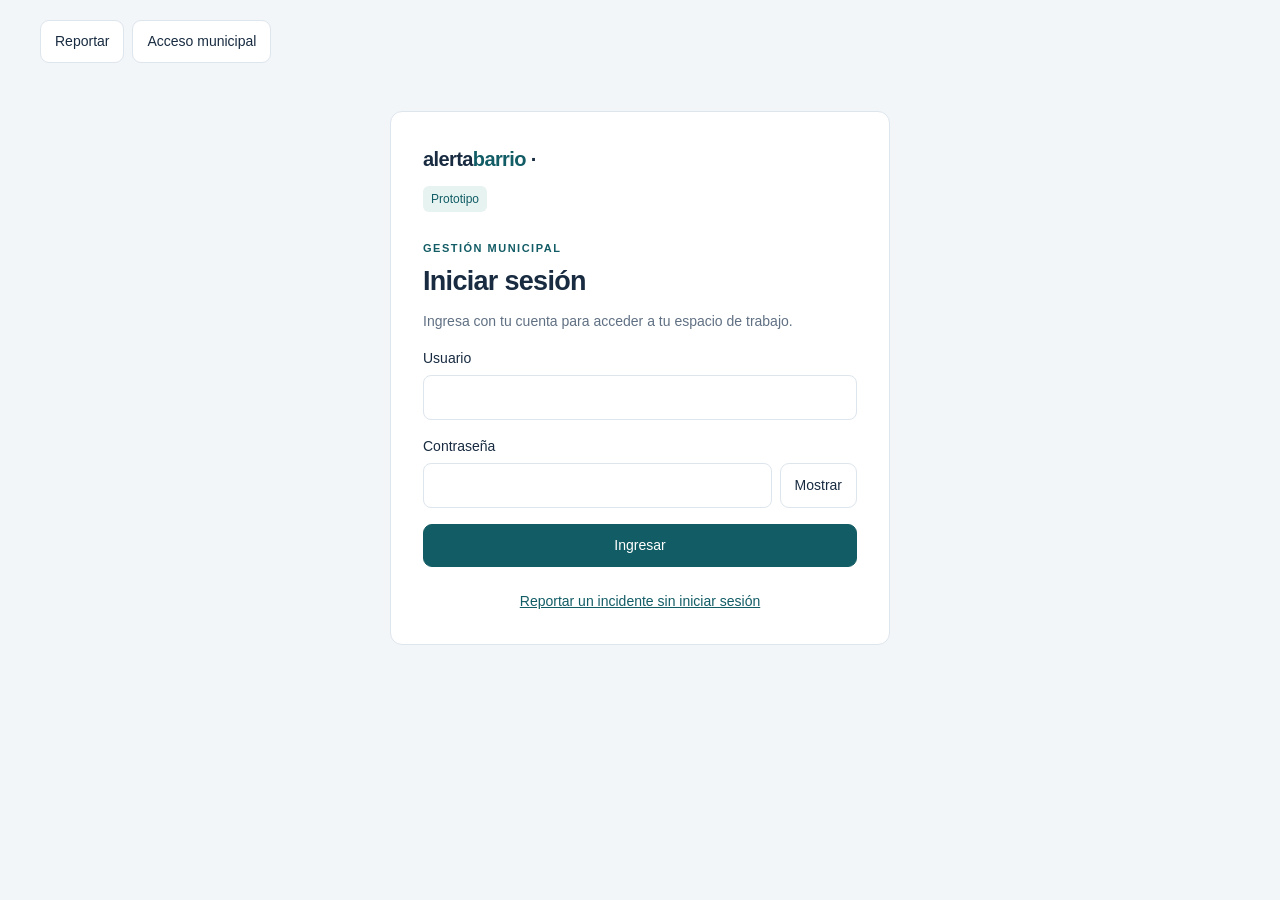
<file: index.html>
<!doctype html>
<html lang="es">
<head>
  <meta charset="utf-8">
  <meta name="viewport" content="width=device-width, initial-scale=1">
  <meta http-equiv="refresh" content="0; url=Vistas/login.html">
  <title>AlertaBarrio</title>
  <link rel="stylesheet" href="Vistas/css/estilos.css">
</head>
<body><p><a href="Vistas/login.html">Abrir AlertaBarrio</a></p></body>
</html>
</file>
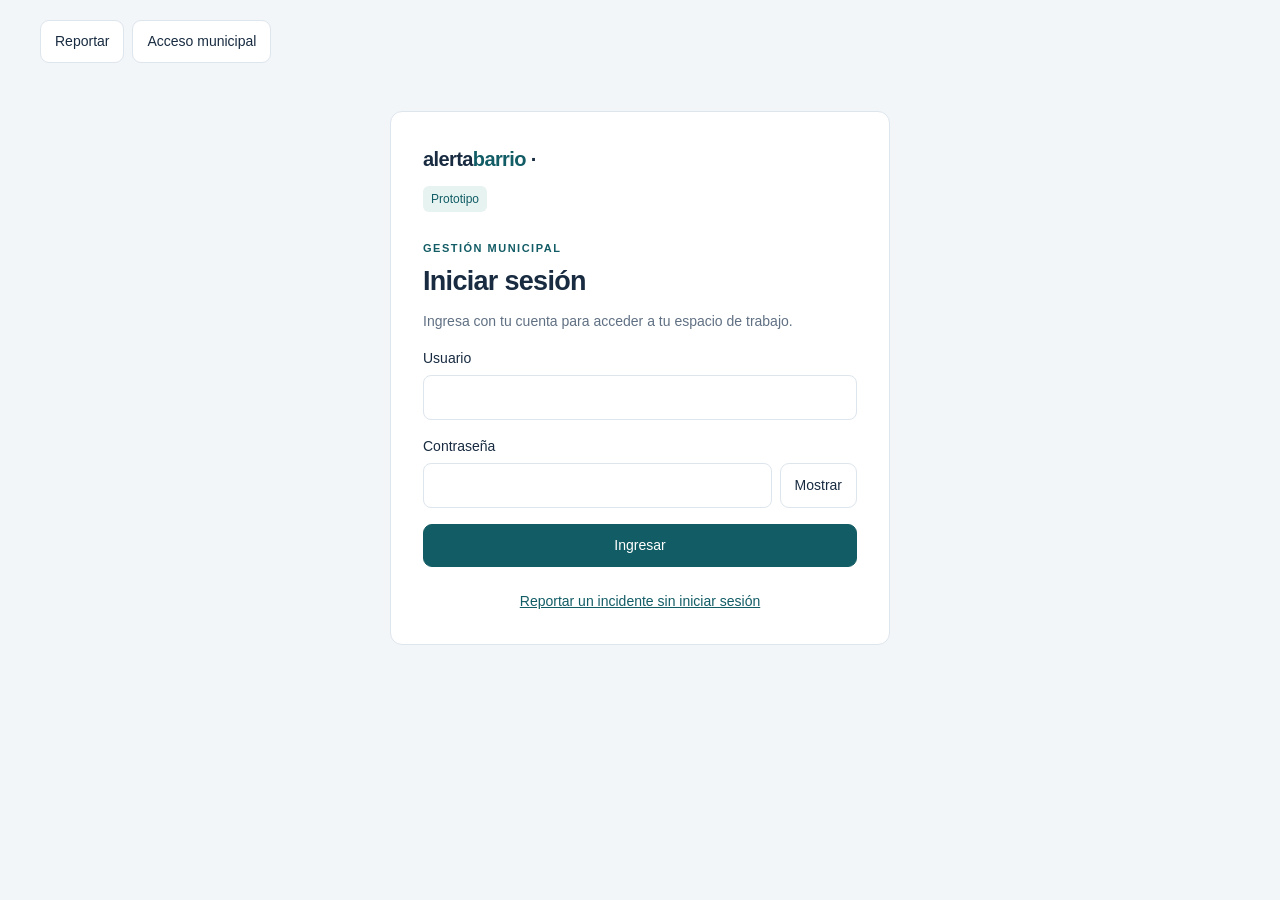
<file: admin.html>
<!doctype html>
<html lang="es">
<head>
  <meta charset="utf-8">
  <meta name="viewport" content="width=device-width, initial-scale=1">
  <meta http-equiv="refresh" content="0; url=Vistas/admin.html">
  <title>AlertaBarrio</title>
  <link rel="stylesheet" href="Vistas/css/estilos.css">
</head>
<body><p><a href="Vistas/admin.html">Abrir AlertaBarrio</a></p></body>
</html>
</file>
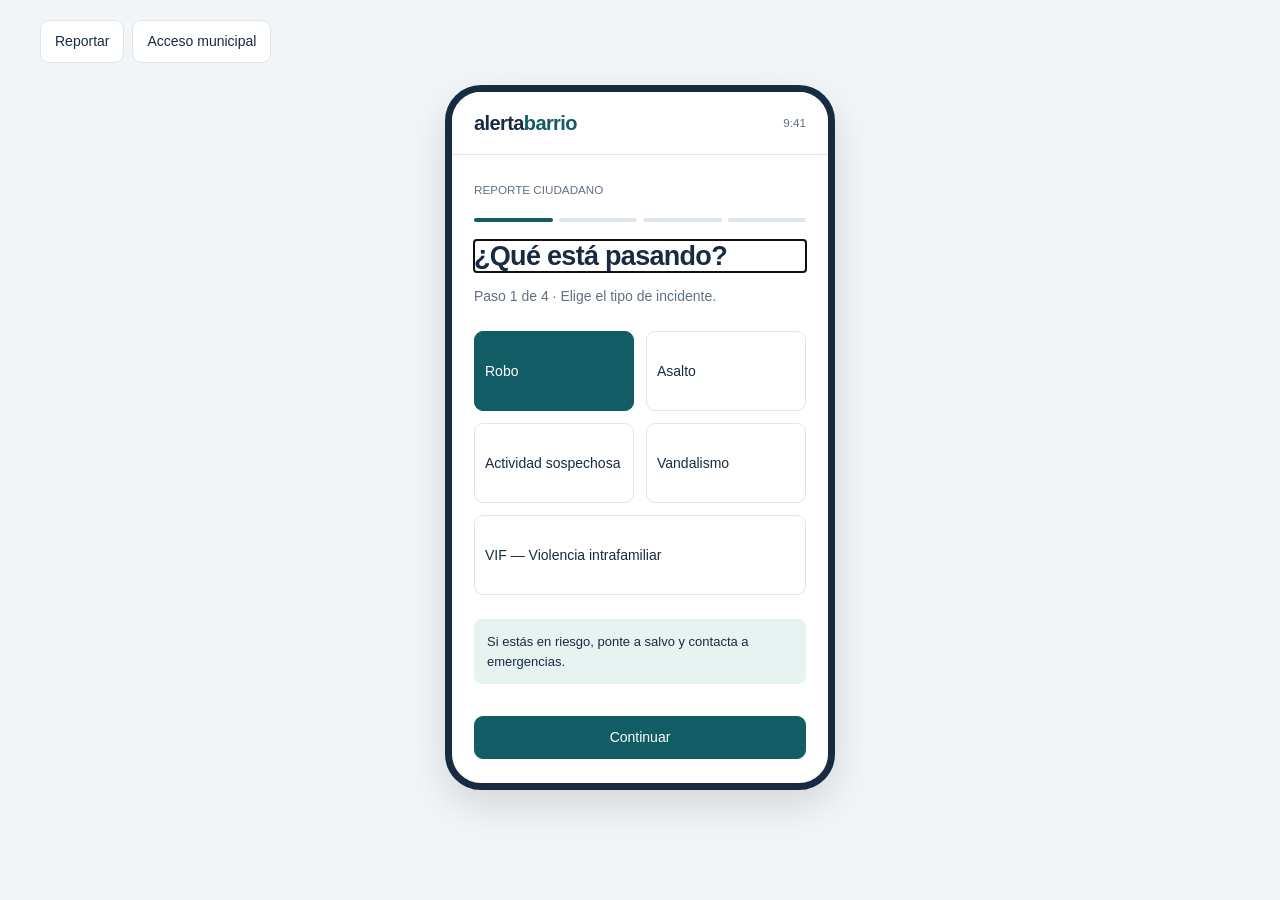
<file: app-movil.html>
<!doctype html>
<html lang="es">
<head>
  <meta charset="utf-8">
  <meta name="viewport" content="width=device-width, initial-scale=1">
  <meta http-equiv="refresh" content="0; url=Vistas/app-movil.html">
  <title>AlertaBarrio</title>
  <link rel="stylesheet" href="Vistas/css/estilos.css">
</head>
<body><p><a href="Vistas/app-movil.html">Abrir AlertaBarrio</a></p></body>
</html>
</file>
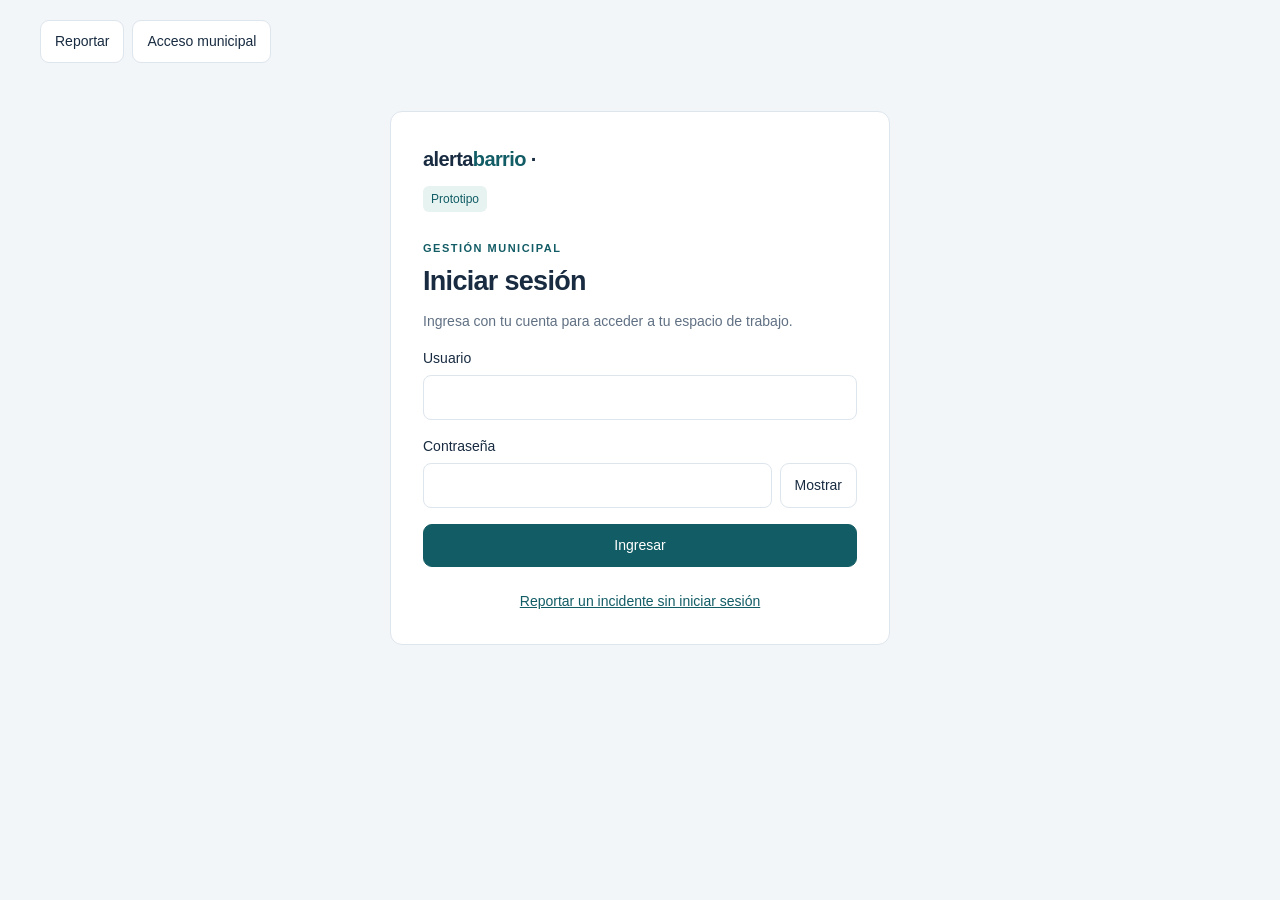
<file: Vistas/admin.html>
<!doctype html>
<html lang="es" data-vista="admin">
<head>
  <meta charset="utf-8">
  <meta name="viewport" content="width=device-width, initial-scale=1">
  <title>Administración · AlertaBarrio</title>
  <link rel="stylesheet" href="css/estilos.css">
  <script src="../Modelos/sesionModel.js" defer></script>
  <script src="../controlador/accesoController.js" defer></script>
  <script src="../Modelos/municipalidadModel.js" defer></script>
  <script src="js/vista.js" defer></script>
  <script src="../controlador/adminController.js" defer></script>
</head>
<body>
  <nav class="navegacion-vistas" aria-label="Navegación principal">
    <a class="boton" href="admin.html" data-roles="admin" hidden aria-current="page">Admin</a>
    <a class="boton" href="usuario-muni.html" data-roles="admin muni" hidden>Centro de gestión</a>
    <a class="boton" href="reportes-muni.html" data-roles="admin muni" hidden>Reportes</a>
    <a class="boton" href="app-movil.html" data-roles="admin" hidden>App móvil · Reportar</a>
    <a class="boton" href="app-movil.html" data-publico hidden>Reportar</a>
    <a class="boton" href="login.html" data-publico hidden>Acceso municipal</a>
    <span class="usuario-actual" data-con-sesion hidden><span data-usuario-sesion></span> · <span data-rol-sesion></span></span>
    <button type="button" data-cerrar-sesion data-con-sesion hidden>Cerrar sesión</button>
  </nav>
  <div class="aplicacion">
    <header class="cabecera">
      <div>
        <div class="logo">alerta<span>barrio</span> ·</div>
        <small>Información que se transforma en acción</small>
      </div>
      <div><span class="etiqueta">Prototipo</span> <span data-usuario-sesion></span> · Admin de plataforma</div>
    </header>
    <div class="distribucion">
      <aside class="barra-lateral" aria-label="Secciones">
        <div class="seccion">PLATAFORMA</div>
        <span class="referencia">Resumen general</span>
        <span class="referencia">Municipalidades</span>
        <span class="referencia">Usuarios y permisos</span>
        <span class="referencia">Auditoría</span>
      </aside>
      <main>
        <div class="seccion">ADMINISTRACIÓN</div>
        <div class="titulo">
          <div><h1>Una plataforma, varias comunas.</h1><span class="secundario">Supervisa accesos, operación y calidad de los reportes.</span></div>
          <button id="abrir-municipalidad" class="principal" type="button">+ Nueva municipalidad</button>
        </div>
        <div class="metricas">
          <div class="panel"><small>Municipalidades del ejemplo</small><div id="total-municipalidades" class="numero">3</div><small>Administración de la plataforma</small></div>
          <div class="panel"><small>Reportes esta semana</small><div class="numero">148</div><small>Datos de demostración</small></div>
          <div class="panel"><small>Por revisar</small><div class="numero">12</div><small>Posibles duplicados o abuso</small></div>
        </div>
        <div class="dos-columnas">
          <section class="panel">
            <h2>Municipalidades</h2>
            <div id="lista-municipalidades"></div>
          </section>
          <section class="panel">
            <h2>Control de la plataforma</h2>
            <div class="fila"><div><h3>Roles y permisos</h3><small>Admin · Muni</small></div><span class="etiqueta">Acceso por rol</span></div>
            <div class="fila"><div><h3>Moderación</h3><small>Reportes pendientes de revisión</small></div><a class="boton" href="reportes-muni.html">Revisar</a></div>
            <div class="aviso">Cada municipio accede a los reportes de su comuna. La identidad del reportador tiene acceso restringido.</div>
          </section>
        </div>
        <template id="plantilla-municipalidad">
          <div class="fila"><div><h3 data-nombre></h3><small data-usuarios></small></div><span class="etiqueta" data-estado></span></div>
        </template>
        <dialog id="nueva-municipalidad" aria-labelledby="titulo-municipalidad">
          <form id="formulario-municipalidad">
            <h2 id="titulo-municipalidad">Nueva municipalidad</h2>
            <label for="nombre-municipalidad">Nombre de la comuna</label>
            <input id="nombre-municipalidad" name="nombre" type="text" placeholder="Ej. Villa Norte" required>
            <label for="correo-municipalidad">Correo institucional del responsable</label>
            <input id="correo-municipalidad" name="correo" type="email" placeholder="responsable@municipalidad.cl" required>
            <div class="acciones"><button id="cancelar-municipalidad" type="button">Cancelar</button><button class="principal" type="submit">Crear piloto de demostración</button></div>
          </form>
        </dialog>
      </main>
    </div>
    <footer class="pie">Datos ficticios · Comuna de demostración · Sin conexión a servicios de emergencia</footer>
  </div>
  <div id="aviso-global" class="aviso estado-global" role="status" aria-live="polite" hidden></div>
</body>
</html>
</file>
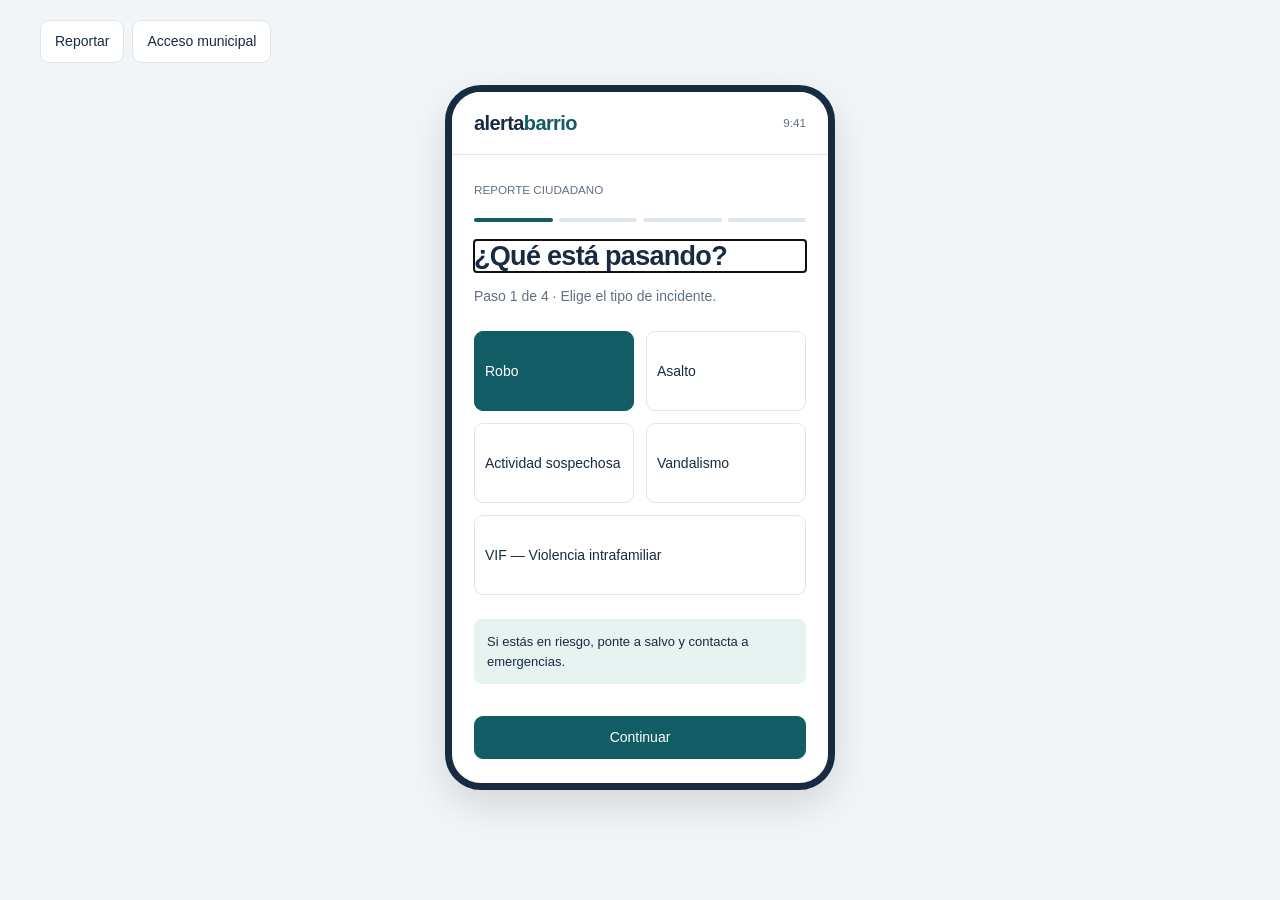
<file: Vistas/app-movil.html>
<!doctype html>
<html lang="es" data-vista="mobile">
<head>
  <meta charset="utf-8">
  <meta name="viewport" content="width=device-width, initial-scale=1">
  <title>Reportar desde el móvil · AlertaBarrio</title>
  <link rel="stylesheet" href="css/estilos.css">
  <script src="../Modelos/sesionModel.js" defer></script>
  <script src="../controlador/accesoController.js" defer></script>
  <script src="../Modelos/incidenciaModel.js" defer></script>
  <script src="../Modelos/reporteModel.js" defer></script>
  <script src="../Modelos/borradorModel.js" defer></script>
  <script src="js/vista.js" defer></script>
  <script src="../controlador/formularioController.js" defer></script>
</head>
<body>
  <nav class="navegacion-vistas" aria-label="Navegación principal">
    <a class="boton" href="admin.html" data-roles="admin" hidden>Admin</a>
    <a class="boton" href="usuario-muni.html" data-roles="admin muni" hidden>Centro de gestión</a>
    <a class="boton" href="reportes-muni.html" data-roles="admin muni" hidden>Reportes</a>
    <a class="boton" href="app-movil.html" data-roles="admin" hidden aria-current="page">App móvil · Reportar</a>
    <a class="boton" href="app-movil.html" data-publico hidden>Reportar</a>
    <a class="boton" href="login.html" data-publico hidden>Acceso municipal</a>
    <span class="usuario-actual" data-con-sesion hidden><span data-usuario-sesion></span> · <span data-rol-sesion></span></span>
    <button type="button" data-cerrar-sesion data-con-sesion hidden>Cerrar sesión</button>
  </nav>
  <div class="telefono">
    <header class="cabecera"><div class="logo">alerta<span>barrio</span></div><small>9:41</small></header>
    <main>
      <small>REPORTE CIUDADANO</small>
      <div class="pasos" aria-hidden="true"><span data-progreso="0" class="activo"></span><span data-progreso="1"></span><span data-progreso="2"></span><span data-progreso="3"></span></div>
      <form id="formulario-reporte">
        <section data-paso="0">
          <h1 tabindex="-1">¿Qué está pasando?</h1>
          <p class="secundario">Paso 1 de 4 · Elige el tipo de incidente.</p>
          <div id="lista-tipos" class="tipos" role="group" aria-label="Tipo de incidencia"></div>
          <div class="aviso">Si estás en riesgo, ponte a salvo y contacta a emergencias.</div>
        </section>
        <section data-paso="1" hidden>
          <h1 tabindex="-1">Agrega evidencia.</h1>
          <p id="tipo-evidencia" class="secundario">Paso 2 de 4</p>
          <label for="evidencia">Foto, video o audio (opcional)</label>
          <input id="evidencia" type="file" accept="image/*,video/*,audio/*">
          <label for="descripcion">¿Qué ocurrió? (opcional)</label>
          <textarea id="descripcion" rows="4" placeholder="Describe lo que observaste, sin exponerte."></textarea>
          <small>No necesitas acercarte al incidente para reportarlo.</small>
        </section>
        <section data-paso="2" hidden>
          <h1 tabindex="-1">Confirma el lugar.</h1>
          <p class="secundario">Paso 3 de 4 · Ubicación del incidente</p>
          <div class="aviso">Sector Centro · Av. Central 420<br><small>Ubicación de ejemplo; GPS simulado.</small></div>
          <label for="direccion">Corregir dirección</label>
          <input id="direccion" type="text" value="Av. Central 420">
          <label><input id="nombre-oculto" type="checkbox" checked> Ocultar mi nombre en el seguimiento</label>
          <small>La ubicación corresponde al incidente. No compartimos públicamente tu ubicación personal.</small>
        </section>
        <section data-paso="3" hidden>
          <h1 tabindex="-1">Revisa y envía.</h1>
          <p class="secundario">Paso 4 de 4 · Último paso</p>
          <div class="panel">
            <h3 id="resumen-tipo"></h3>
            <p id="resumen-direccion"></p>
            <p id="resumen-descripcion" class="secundario"></p>
            <p id="resumen-evidencia" class="secundario"></p>
            <span id="resumen-privacidad" class="etiqueta"></span>
          </div>
          <div class="aviso">Se enviará a Seguridad Municipal para revisión. Los reportes ciudadanos requieren verificación.</div>
        </section>
        <section data-paso="4" hidden>
          <div class="confirmacion" aria-hidden="true">✓</div>
          <h1 tabindex="-1">Reporte recibido.</h1>
          <p class="secundario">Folio de demostración</p>
          <div id="folio-enviado" class="numero"></div>
          <span class="etiqueta">Pendiente de revisión</span>
          <p>Guarda este folio como referencia de tu reporte.</p>
          <div class="aviso">Este envío es una simulación. Ninguna municipalidad ha sido notificada.</div>
        </section>
        <button id="continuar" class="principal ancho-completo" type="button">Continuar</button>
        <button id="volver" class="ancho-completo" type="button" hidden>Volver</button>
      </form>
      <template id="plantilla-tipo"><button type="button" aria-pressed="false"></button></template>
    </main>
  </div>
  <div id="aviso-global" class="aviso estado-global" role="status" aria-live="polite" hidden></div>
</body>
</html>
</file>
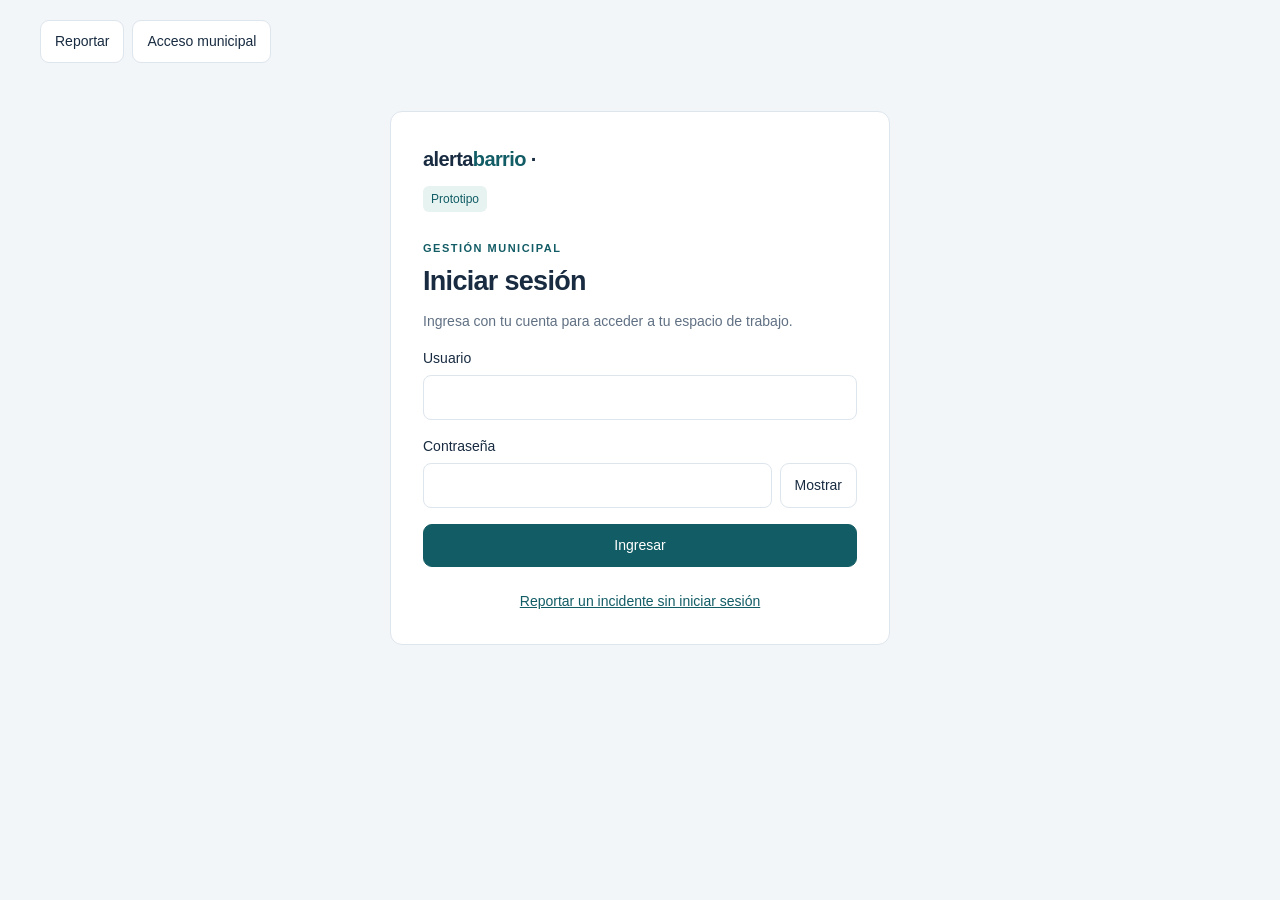
<file: Vistas/login.html>
<!doctype html>
<html lang="es" data-vista="login">
<head>
  <meta charset="utf-8">
  <meta name="viewport" content="width=device-width, initial-scale=1">
  <title>Iniciar sesión · AlertaBarrio</title>
  <link rel="stylesheet" href="css/estilos.css">
  <link rel="stylesheet" href="css/login.css">
  <script src="../Modelos/sesionModel.js" defer></script>
  <script src="../controlador/accesoController.js" defer></script>
  <script src="../Modelos/usuarioModel.js" defer></script>
  <script src="../controlador/loginController.js" defer></script>
</head>
<body>
  <nav class="navegacion-vistas" aria-label="Navegación principal">
    <a class="boton" href="admin.html" data-roles="admin" hidden>Admin</a>
    <a class="boton" href="usuario-muni.html" data-roles="admin muni" hidden>Centro de gestión</a>
    <a class="boton" href="reportes-muni.html" data-roles="admin muni" hidden>Reportes</a>
    <a class="boton" href="app-movil.html" data-roles="admin" hidden>App móvil · Reportar</a>
    <a class="boton" href="app-movil.html" data-publico hidden>Reportar</a>
    <a class="boton" href="login.html" data-publico hidden>Acceso municipal</a>
    <span class="usuario-actual" data-con-sesion hidden><span data-usuario-sesion></span> · <span data-rol-sesion></span></span>
    <button type="button" data-cerrar-sesion data-con-sesion hidden>Cerrar sesión</button>
  </nav>
  <main class="acceso">
    <section class="panel acceso-panel" aria-labelledby="titulo-login">
      <div class="logo">alerta<span>barrio</span> ·</div>
      <span class="etiqueta">Prototipo</span>
      <div class="seccion">GESTIÓN MUNICIPAL</div>
      <h1 id="titulo-login">Iniciar sesión</h1>
      <p class="secundario">Ingresa con tu cuenta para acceder a tu espacio de trabajo.</p>
      <form id="formulario-login">
        <label for="usuario-login">Usuario</label>
        <input id="usuario-login" name="usuario" type="text" autocomplete="username" autocapitalize="none" spellcheck="false" required>
        <label for="clave-login">Contraseña</label>
        <div class="campo-clave">
          <input id="clave-login" name="clave" type="password" autocomplete="current-password" required>
          <button id="mostrar-clave" type="button" aria-pressed="false" aria-controls="clave-login">Mostrar</button>
        </div>
        <p id="error-login" class="error" role="alert" hidden></p>
        <button class="principal ancho-completo" type="submit">Ingresar</button>
      </form>
      <p class="acceso-ayuda"><a href="app-movil.html">Reportar un incidente sin iniciar sesión</a></p>
    </section>
  </main>
  <div id="aviso-global" class="aviso estado-global" role="status" aria-live="polite" hidden></div>
</body>
</html>
</file>
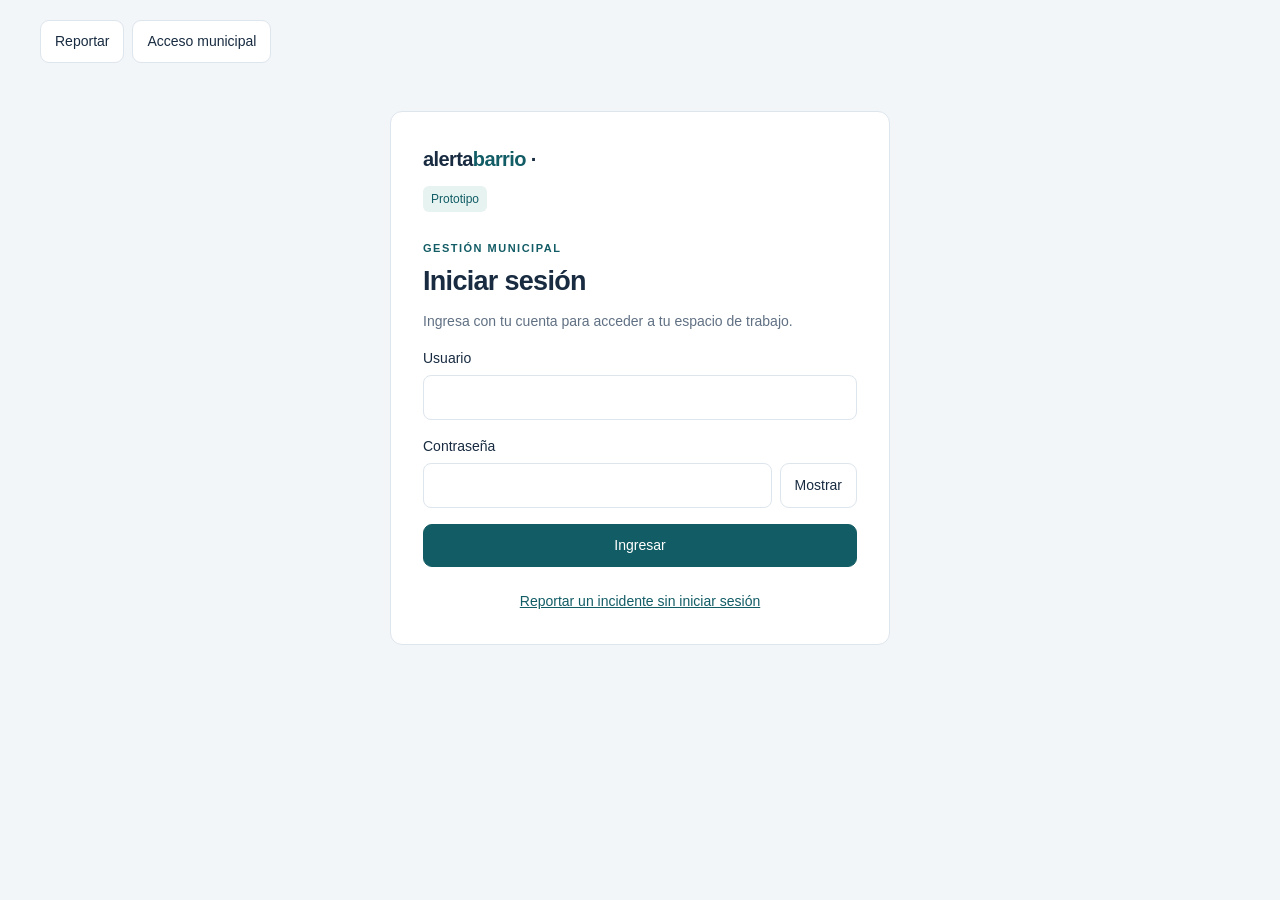
<file: Vistas/reportes-muni.html>
<!doctype html>
<html lang="es" data-vista="muni">
<head>
  <meta charset="utf-8">
  <meta name="viewport" content="width=device-width, initial-scale=1">
  <title>Reportes municipales · AlertaBarrio</title>
  <link rel="stylesheet" href="css/estilos.css">
  <script src="../Modelos/sesionModel.js" defer></script>
  <script src="../controlador/accesoController.js" defer></script>
  <script src="../Modelos/incidenciaModel.js" defer></script>
  <script src="../Modelos/reporteModel.js" defer></script>
  <script src="js/vista.js" defer></script>
  <script src="../controlador/reportesController.js" defer></script>
</head>
<body>
  <nav class="navegacion-vistas" aria-label="Navegación principal">
    <a class="boton" href="admin.html" data-roles="admin" hidden>Admin</a>
    <a class="boton" href="usuario-muni.html" data-roles="admin muni" hidden>Centro de gestión</a>
    <a class="boton" href="reportes-muni.html" data-roles="admin muni" hidden aria-current="page">Reportes</a>
    <a class="boton" href="app-movil.html" data-roles="admin" hidden>App móvil · Reportar</a>
    <a class="boton" href="app-movil.html" data-publico hidden>Reportar</a>
    <a class="boton" href="login.html" data-publico hidden>Acceso municipal</a>
    <span class="usuario-actual" data-con-sesion hidden><span data-usuario-sesion></span> · <span data-rol-sesion></span></span>
    <button type="button" data-cerrar-sesion data-con-sesion hidden>Cerrar sesión</button>
  </nav>
  <div class="aplicacion">
    <header class="cabecera">
      <div>
        <div class="logo">alerta<span>barrio</span> ·</div>
        <small>Información que se transforma en acción</small>
      </div>
      <div><span class="etiqueta">Prototipo</span> <span data-usuario-sesion></span> · Operadora · Seguridad municipal</div>
    </header>
    <div class="distribucion">
      <aside class="barra-lateral" aria-label="Secciones">
        <div class="seccion">COMUNA DEMO</div>
        <a class="boton" href="usuario-muni.html">Centro de gestión</a>
        <a class="boton" href="reportes-muni.html" aria-current="page">Reportes</a>
        <small class="referencia">Seguridad municipal</small>
      </aside>
      <main>
        <div class="seccion">SEGURIDAD MUNICIPAL / REPORTES</div>
        <div class="titulo">
          <div><h1>Reportes ciudadanos</h1><span class="secundario">Revisa evidencia, gestiona los casos y registra su seguimiento.</span></div>
          <a class="boton" href="usuario-muni.html">Centro de gestión</a>
        </div>
        <div class="filtros">
          <label for="buscar-reporte">Buscar<input id="buscar-reporte" type="search" placeholder="Folio, tipo o lugar"></label>
          <label for="filtro-tipo">Tipo<select id="filtro-tipo"></select></label>
          <label for="filtro-estado">Estado<select id="filtro-estado"></select></label>
        </div>
        <div class="dos-columnas">
          <section class="panel" aria-label="Bandeja de reportes">
            <h2>Reportes recibidos · <span id="cantidad-reportes">3</span></h2>
            <div id="lista-reportes"></div>
            <p id="lista-vacia" class="sin-resultados" role="status" hidden>No hay reportes que coincidan con los filtros.</p>
          </section>
          <section class="panel" aria-label="Detalle del reporte">
            <div id="detalle-vacio" hidden><h2>Sin reportes</h2><p class="secundario">Ajusta los filtros para encontrar otros casos.</p></div>
            <div id="detalle-reporte">
              <small data-folio></small>
              <h2 class="detalle-titulo" data-tipo>Detalle del reporte</h2>
              <span class="etiqueta advertencia" data-prioridad></span>
              <p data-lugar></p>
              <p class="secundario" data-descripcion></p>
              <div class="evidencia" data-evidencia></div>
              <form id="gestion-reporte">
                <label for="estado-reporte">Estado del reporte</label>
                <select id="estado-reporte" name="estado"></select>
                <label for="nota-interna">Nota interna</label>
                <textarea id="nota-interna" name="nota" rows="2" placeholder="Agregar antecedentes para el equipo"></textarea>
                <button class="principal ancho-completo" type="submit">Guardar gestión</button>
              </form>
              <small class="detalle-pie">Reportador: identidad restringida · Evidencia sin verificación</small>
            </div>
          </section>
        </div>
        <template id="plantilla-reporte">
          <button class="reporte" type="button" aria-pressed="false">
            <span class="etiqueta" data-prioridad></span>
            <h3 data-titulo></h3>
            <small data-lugar></small><br><small data-tiempo></small>
          </button>
        </template>
      </main>
    </div>
    <footer class="pie">Datos ficticios · Comuna de demostración · Sin conexión a servicios de emergencia</footer>
  </div>
  <div id="aviso-global" class="aviso estado-global" role="status" aria-live="polite" hidden></div>
</body>
</html>
</file>
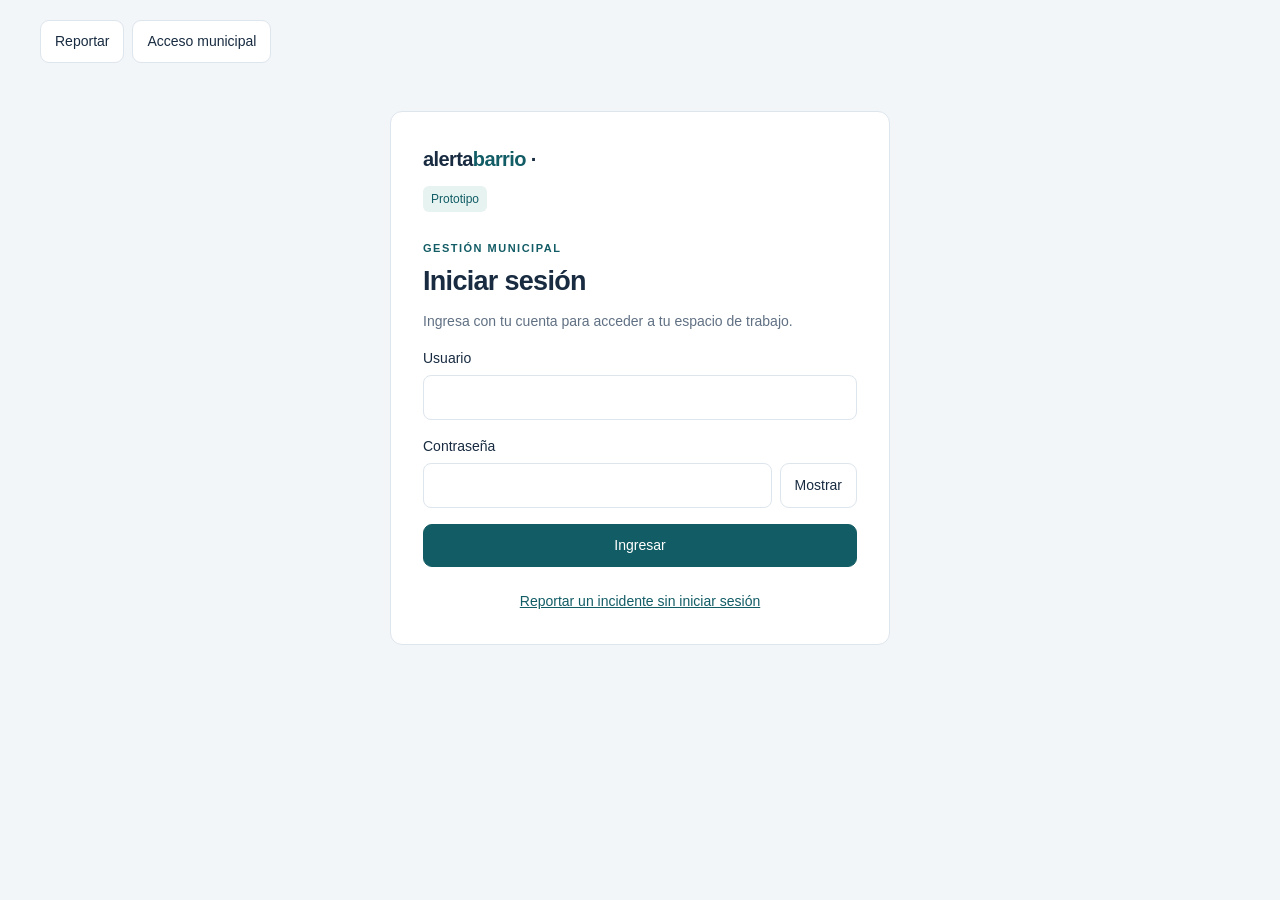
<file: Vistas/usuario-muni.html>
<!doctype html>
<html lang="es" data-vista="muni">
<head>
  <meta charset="utf-8">
  <meta name="viewport" content="width=device-width, initial-scale=1">
  <title>Centro de gestión municipal · AlertaBarrio</title>
  <link rel="stylesheet" href="css/estilos.css">
  <script src="../Modelos/sesionModel.js" defer></script>
  <script src="../controlador/accesoController.js" defer></script>
  <script src="../Modelos/incidenciaModel.js" defer></script>
  <script src="../Modelos/reporteModel.js" defer></script>
  <script src="js/vista.js" defer></script>
  <script src="../controlador/reportesController.js" defer></script>
</head>
<body>
  <nav class="navegacion-vistas" aria-label="Navegación principal">
    <a class="boton" href="admin.html" data-roles="admin" hidden>Admin</a>
    <a class="boton" href="usuario-muni.html" data-roles="admin muni" hidden aria-current="page">Centro de gestión</a>
    <a class="boton" href="reportes-muni.html" data-roles="admin muni" hidden>Reportes</a>
    <a class="boton" href="app-movil.html" data-roles="admin" hidden>App móvil · Reportar</a>
    <a class="boton" href="app-movil.html" data-publico hidden>Reportar</a>
    <a class="boton" href="login.html" data-publico hidden>Acceso municipal</a>
    <span class="usuario-actual" data-con-sesion hidden><span data-usuario-sesion></span> · <span data-rol-sesion></span></span>
    <button type="button" data-cerrar-sesion data-con-sesion hidden>Cerrar sesión</button>
  </nav>
  <div class="aplicacion">
    <header class="cabecera">
      <div>
        <div class="logo">alerta<span>barrio</span> ·</div>
        <small>Información que se transforma en acción</small>
      </div>
      <div><span class="etiqueta">Prototipo</span> <span data-usuario-sesion></span> · Operadora · Seguridad municipal</div>
    </header>
    <div class="distribucion">
      <aside class="barra-lateral" aria-label="Secciones">
        <div class="seccion">COMUNA DEMO</div>
        <a class="boton" href="usuario-muni.html" aria-current="page">Centro de gestión</a>
        <a class="boton" href="reportes-muni.html">Reportes</a>
        <small class="referencia">Seguridad municipal</small>
      </aside>
      <main>
        <div class="seccion">SEGURIDAD MUNICIPAL / HOY</div>
        <div class="titulo">
          <div><h1>Del reporte a la respuesta.</h1><span class="secundario">Prioriza, verifica y coordina desde un solo lugar.</span></div>
          <button id="exportar" type="button">Exportar resumen</button>
        </div>
        <div class="metricas">
          <div class="panel"><small>Reportes del ejemplo</small><div id="total-reportes" class="numero">3</div><small id="pendientes-reportes">2 pendientes de revisión</small></div>
          <div class="panel"><small>Tiempo de primera revisión</small><div class="numero">12 min</div><small>Promedio ilustrativo</small></div>
          <div class="panel"><small>Comuna</small><div class="numero">Demo</div><small>Datos ficticios</small></div>
        </div>
        <div class="filtros"><label for="filtro-tipo">Tipo de incidencia<select id="filtro-tipo"></select></label><a class="boton principal" href="reportes-muni.html">Abrir Reportes</a></div>
        <div class="dos-columnas">
          <section class="panel" aria-label="Bandeja de reportes">
            <h2>Reportes recibidos · <span id="cantidad-reportes">3</span></h2>
            <div id="lista-reportes"></div>
            <p id="lista-vacia" class="sin-resultados" role="status" hidden>No hay reportes que coincidan con los filtros.</p>
          </section>
          <section class="panel" aria-label="Detalle del reporte">
            <div id="detalle-vacio" hidden><h2>Sin reportes</h2><p class="secundario">Ajusta los filtros para encontrar otros casos.</p></div>
            <div id="detalle-reporte">
              <small data-folio></small>
              <h2 class="detalle-titulo" data-tipo>Detalle del reporte</h2>
              <span class="etiqueta advertencia" data-prioridad></span>
              <p data-lugar></p>
              <p class="secundario" data-descripcion></p>
              <div class="evidencia" data-evidencia></div>
              <form id="gestion-reporte">
                <label for="estado-reporte">Estado del reporte</label>
                <select id="estado-reporte" name="estado"></select>
                <label for="nota-interna">Nota interna</label>
                <textarea id="nota-interna" name="nota" rows="2" placeholder="Agregar antecedentes para el equipo"></textarea>
                <button class="principal ancho-completo" type="submit">Guardar gestión</button>
              </form>
              <small class="detalle-pie">Reportador: identidad restringida · Evidencia sin verificación</small>
            </div>
          </section>
        </div>
        <template id="plantilla-reporte">
          <button class="reporte" type="button" aria-pressed="false">
            <span class="etiqueta" data-prioridad></span>
            <h3 data-titulo></h3>
            <small data-lugar></small><br><small data-tiempo></small>
          </button>
        </template>
        <div class="aviso">Distribución por sector · <span id="resumen-sectores">Centro 1 / Norte 1 / Sur 1</span><br><small>Vista territorial agregada, sin ubicación pública del reportador.</small></div>
      </main>
    </div>
    <footer class="pie">Datos ficticios · Comuna de demostración · Sin conexión a servicios de emergencia</footer>
  </div>
  <div id="aviso-global" class="aviso estado-global" role="status" aria-live="polite" hidden></div>
</body>
</html>
</file>
<file: Vistas/css/estilos.css>
/* Presentación compartida por las vistas. Los datos y eventos viven en otros archivos. */
:root {
  color-scheme: light dark;
  --fondo: light-dark(#f3f6f8, #151d27);
  --panel: light-dark(#ffffff, #202b38);
  --texto: light-dark(#182b40, #edf3fa);
  --secundario: light-dark(#607083, #b1c0d2);
  --borde: light-dark(#dde5ed, #3b4a5c);
  --marca: light-dark(#125c65, #73d1cf);
  --sobre-marca: light-dark(#ffffff, #122a30);
  --suave: light-dark(#e6f3f1, #193d43);
  --error: light-dark(#a33040, #ffa3ae);
}

* { box-sizing: border-box; }
html[data-vista]:not([data-autorizado]) body { visibility: hidden; }
body { margin: 0; padding: 20px; background: var(--fondo); color: var(--texto); font: 14px/1.5 Inter, "Segoe UI", sans-serif; }
button, input, select, textarea { font: inherit; }
button, .boton { cursor: pointer; border: 1px solid var(--borde); border-radius: 9px; background: var(--panel); color: var(--texto); padding: 10px 14px; }
a { color: var(--marca); }
.boton { display: inline-flex; align-items: center; justify-content: center; gap: 8px; text-decoration: none; }
button:focus-visible, a:focus-visible, input:focus-visible, select:focus-visible, textarea:focus-visible { outline: 3px solid #e7a749; outline-offset: 3px; }
.principal, [aria-current="page"], .tipos [aria-pressed="true"] { background: var(--marca); color: var(--sobre-marca); border-color: var(--marca); }
.ancho-completo { width: 100%; margin-top: 16px; }
.navegacion-vistas { display: flex; gap: 8px; flex-wrap: wrap; margin: 0 auto 16px; max-width: 1200px; }
.usuario-actual { margin-left: auto; align-self: center; color: var(--secundario); }
.aplicacion { max-width: 1200px; margin: auto; border: 1px solid var(--borde); border-radius: 16px; overflow: hidden; background: var(--fondo); }
.cabecera { display: flex; justify-content: space-between; align-items: center; gap: 18px; padding: 20px 26px; background: var(--panel); border-bottom: 1px solid var(--borde); }
.logo { font-size: 20px; font-weight: 700; letter-spacing: -.6px; }
.logo span { color: var(--marca); }
small, .secundario { color: var(--secundario); }
.distribucion { display: grid; grid-template-columns: 185px 1fr; }
.barra-lateral { padding: 25px 14px; border-right: 1px solid var(--borde); background: var(--panel); }
.barra-lateral .boton { display: flex; justify-content: flex-start; margin: 8px 0; }
.referencia { display: block; padding: 11px; color: var(--secundario); }
main { padding: 28px; min-width: 0; }
h1 { font-size: 27px; line-height: 1.2; margin: 0 0 8px; letter-spacing: -.7px; }
h2 { font-size: 17px; margin: 0 0 16px; }
h3 { font-size: 15px; margin: 0 0 4px; }
.seccion { font-size: 11px; letter-spacing: 1.5px; font-weight: 700; color: var(--marca); margin-bottom: 8px; }
.titulo { display: flex; justify-content: space-between; align-items: center; gap: 16px; margin-bottom: 25px; }
.metricas { display: grid; grid-template-columns: repeat(3, 1fr); gap: 14px; margin-bottom: 22px; }
.panel { padding: 20px; border: 1px solid var(--borde); border-radius: 12px; background: var(--panel); min-width: 0; }
.numero { font-size: 30px; font-weight: 650; letter-spacing: -1px; margin: 6px 0; }
.dos-columnas { display: grid; grid-template-columns: 1.35fr 1fr; gap: 18px; }
.fila { display: flex; justify-content: space-between; align-items: center; gap: 12px; padding: 14px 0; border-bottom: 1px solid var(--borde); }
.fila:last-child { border-bottom: 0; }
.etiqueta { display: inline-block; font-size: 12px; padding: 4px 8px; border-radius: 6px; background: var(--suave); color: var(--marca); }
.advertencia { background: light-dark(#fff0de, #493720); color: light-dark(#96521b, #ffcb83); }
.alta { background: light-dark(#fce7e8, #492a32); color: var(--error); }
.filtros { display: flex; gap: 12px; flex-wrap: wrap; margin: 18px 0; align-items: end; }
.filtros label { display: grid; gap: 6px; flex: 1; min-width: 130px; margin: 0; }
.filtros input, .filtros select { width: 100%; }
select, input, textarea { padding: 11px; background: var(--panel); border: 1px solid var(--borde); border-radius: 8px; color: var(--texto); max-width: 100%; }
input[type="text"], input[type="email"], textarea { width: 100%; }
input[type="checkbox"] { width: auto; }
textarea { resize: vertical; }
label { display: block; margin: 16px 0 6px; }
.reporte { display: block; width: 100%; text-align: left; margin-bottom: 9px; }
.reporte.seleccionado { border-color: var(--marca); background: var(--suave); }
.reporte h3 { margin-top: 8px; }
.evidencia { min-height: 110px; padding: 16px; display: grid; place-items: center; border-radius: 8px; background: repeating-linear-gradient(135deg, var(--fondo), var(--fondo) 10px, var(--panel) 10px, var(--panel) 20px); color: var(--secundario); margin: 14px 0; text-align: center; overflow-wrap: anywhere; }
.aviso { padding: 13px; background: var(--suave); border-radius: 8px; margin: 16px 0; font-size: 13px; }
.estado-global { max-width: 1200px; margin: 16px auto; }
.error { color: var(--error); }
.pie { padding: 12px 20px; color: var(--secundario); font-size: 12px; border-top: 1px solid var(--borde); }
.detalle-titulo { margin-top: 6px; }
.detalle-pie { display: block; margin-top: 10px; }
.telefono { max-width: 390px; margin: 22px auto; background: var(--panel); border: 7px solid var(--texto); border-radius: 36px; overflow: hidden; box-shadow: 0 16px 44px #0002; }
.telefono .cabecera { padding: 16px 22px; }
.telefono main { padding: 24px 22px; min-height: 530px; }
.pasos { display: flex; gap: 6px; margin: 18px 0; }
.pasos span { height: 4px; flex: 1; background: var(--borde); border-radius: 4px; }
.pasos .activo { background: var(--marca); }
.tipos { display: grid; grid-template-columns: 1fr 1fr; gap: 12px; margin: 24px 0; }
.tipos button { padding: 22px 10px; text-align: left; min-height: 80px; }
.tipos [data-tipo="vif"] { grid-column: 1 / -1; }
.confirmacion { font-size: 44px; color: var(--marca); }
.sin-resultados { padding: 16px 0; color: var(--secundario); }
dialog { width: min(480px, calc(100% - 32px)); padding: 24px; border: 1px solid var(--borde); border-radius: 14px; background: var(--panel); color: var(--texto); }
dialog::backdrop { background: #0006; }
.acciones { display: flex; justify-content: flex-end; flex-wrap: wrap; gap: 8px; margin-top: 20px; }
[hidden] { display: none !important; }

@media (max-width: 720px) {
  body { padding: 12px; }
  .distribucion { grid-template-columns: 1fr; }
  .barra-lateral { display: flex; align-items: center; gap: 8px; flex-wrap: wrap; padding: 12px; border-right: 0; border-bottom: 1px solid var(--borde); }
  .barra-lateral .seccion, .barra-lateral .referencia { display: none; }
  main { padding: 20px; }
  .dos-columnas { grid-template-columns: 1fr; }
  .cabecera { padding: 16px; flex-wrap: wrap; }
  .titulo { align-items: flex-start; flex-direction: column; }
  .metricas { gap: 8px; }
  .metricas .panel { padding: 12px; }
  .numero { font-size: 24px; }
}
@media (max-width: 400px) {
  .metricas { grid-template-columns: 1fr; }
  .telefono { border-width: 4px; }
  input, select, textarea { font-size: 16px; }
}
@media (pointer: coarse) {
  button, .boton { min-height: 44px; }
}
</file>
<file: Vistas/css/login.css>
/* Estilos exclusivos de la pantalla de acceso. */
.acceso { max-width: 500px; margin: 48px auto; padding: 0; }
.acceso-panel { padding: 32px; }
.acceso-panel > .logo { margin-bottom: 12px; }
.acceso-panel > .etiqueta { margin-bottom: 28px; }
.campo-clave { display: flex; align-items: stretch; gap: 8px; }
.campo-clave input { min-width: 0; width: 100%; flex: 1; }
.campo-clave button { flex: 0 0 auto; }
.acceso-ayuda { margin: 24px 0 0; text-align: center; }
#error-login { margin-bottom: 0; }
@media (max-width: 400px) {
  .acceso { margin: 24px auto; }
  .acceso-panel { padding: 22px; }
}
</file>
